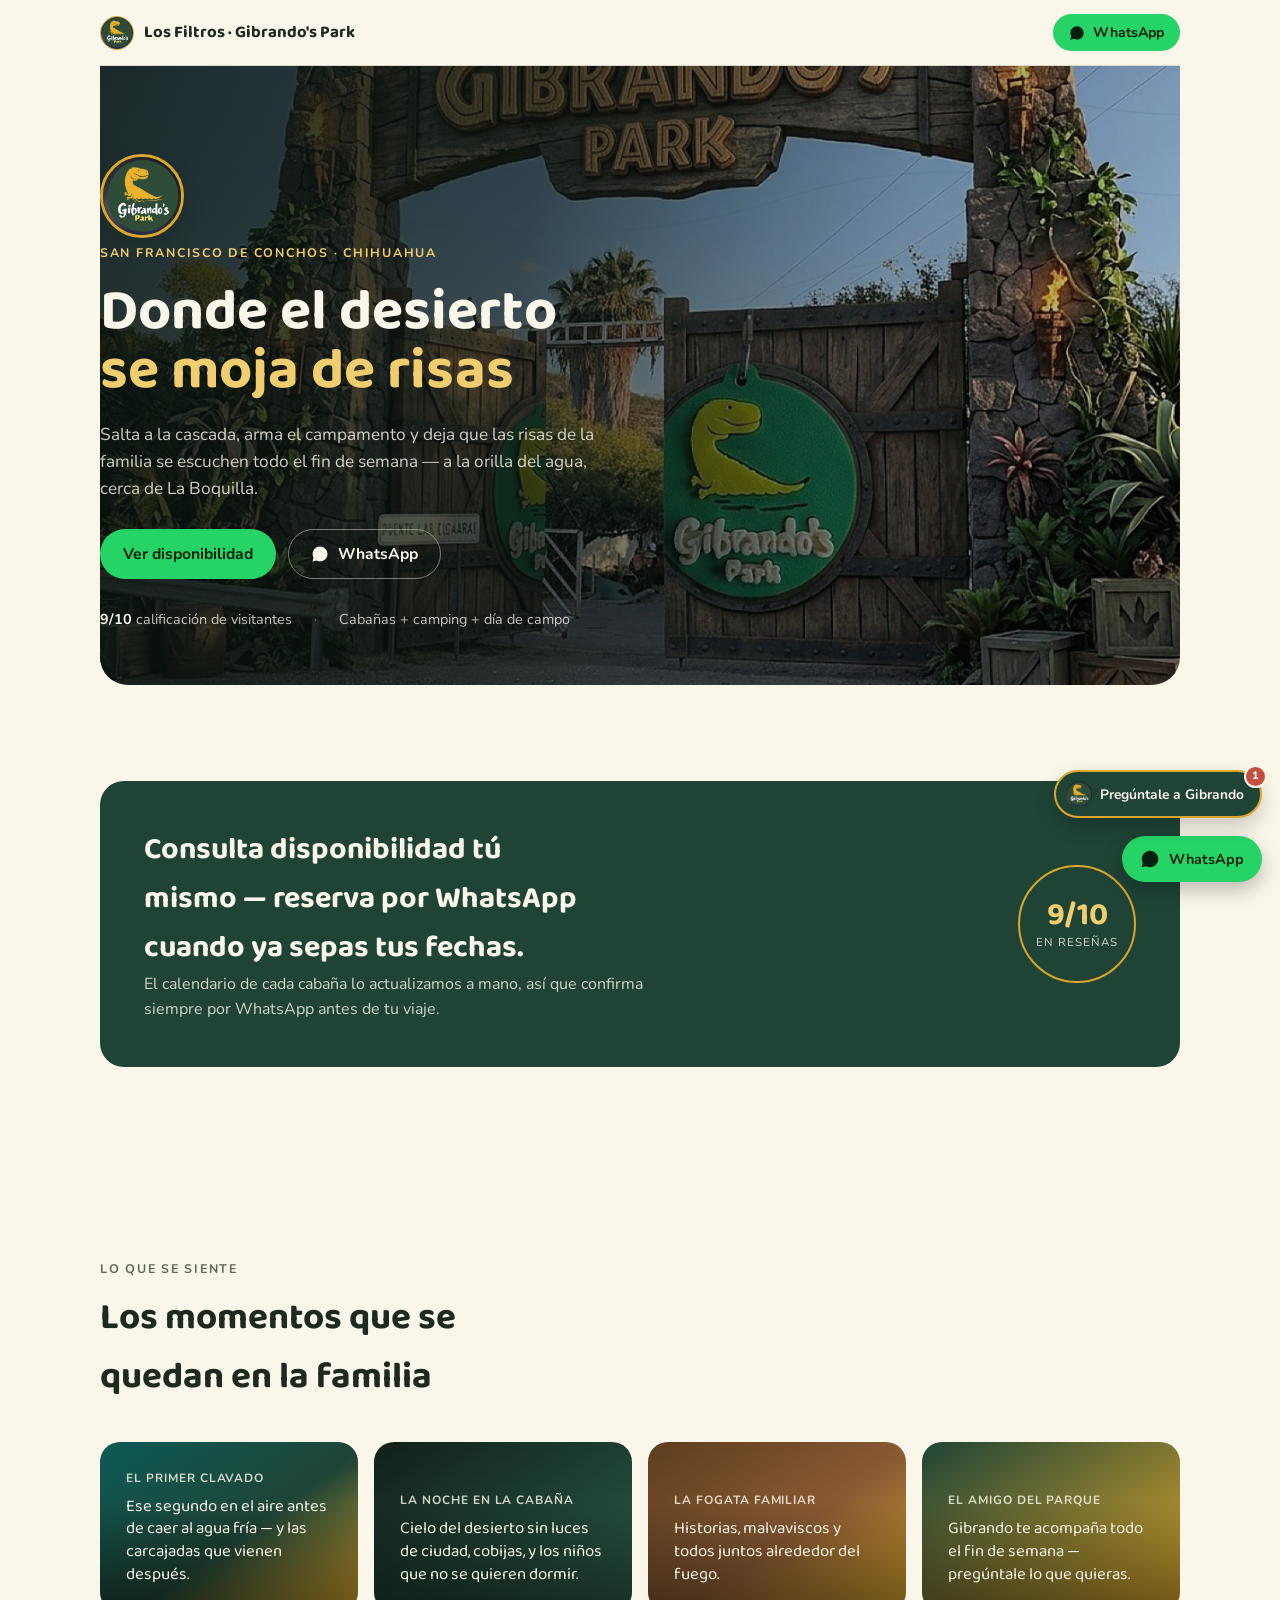
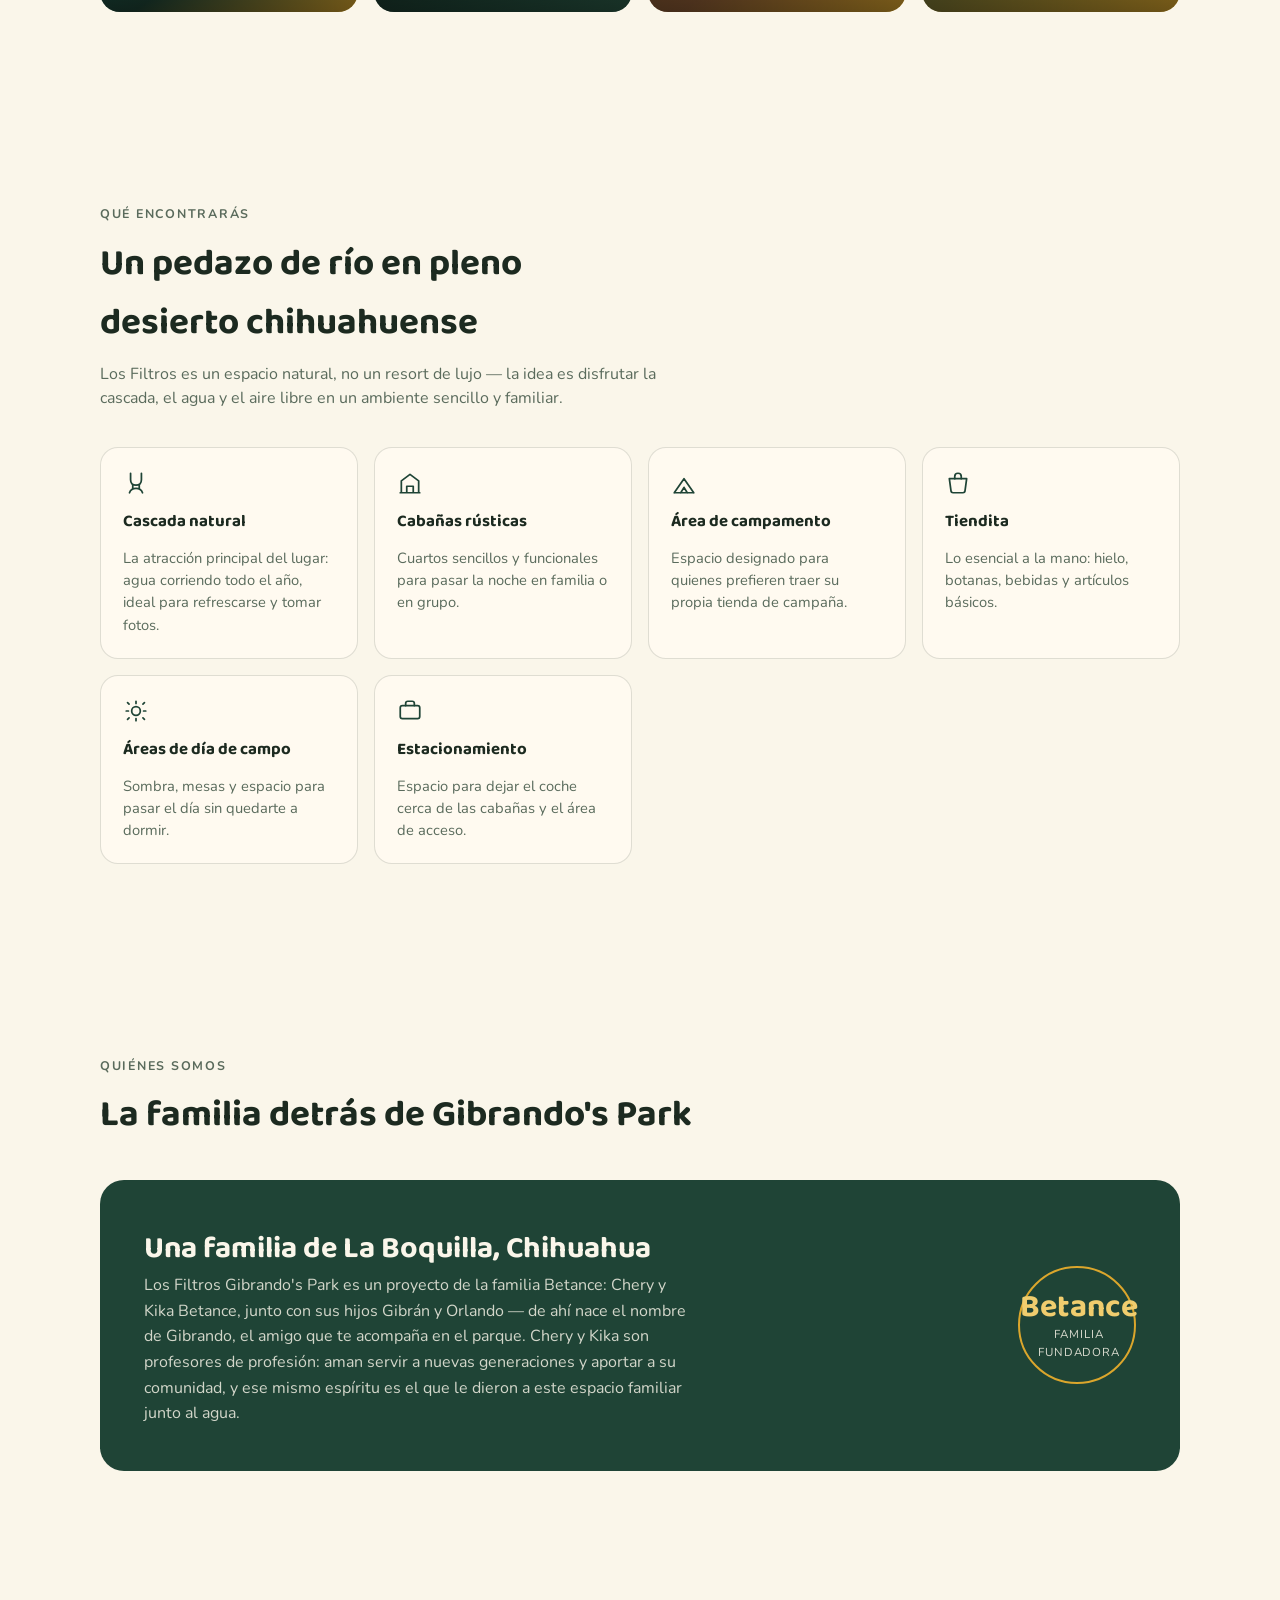
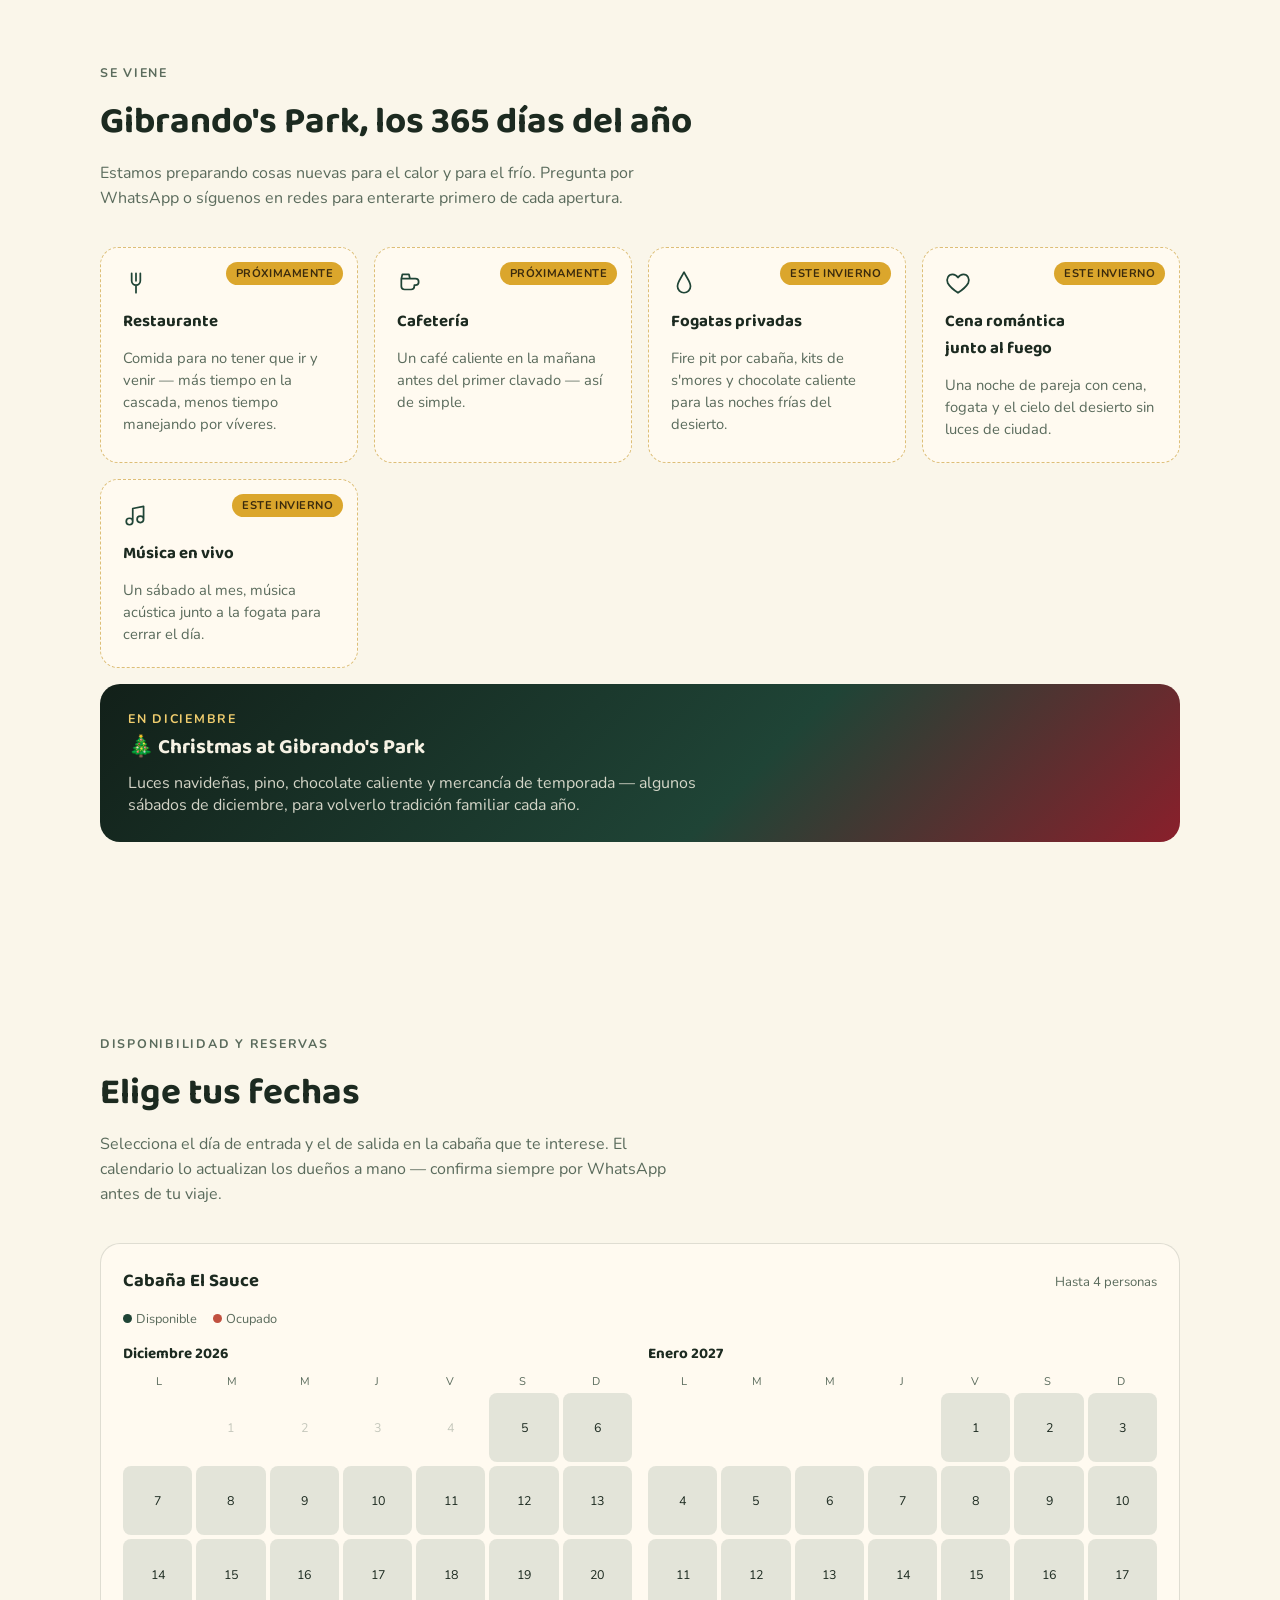
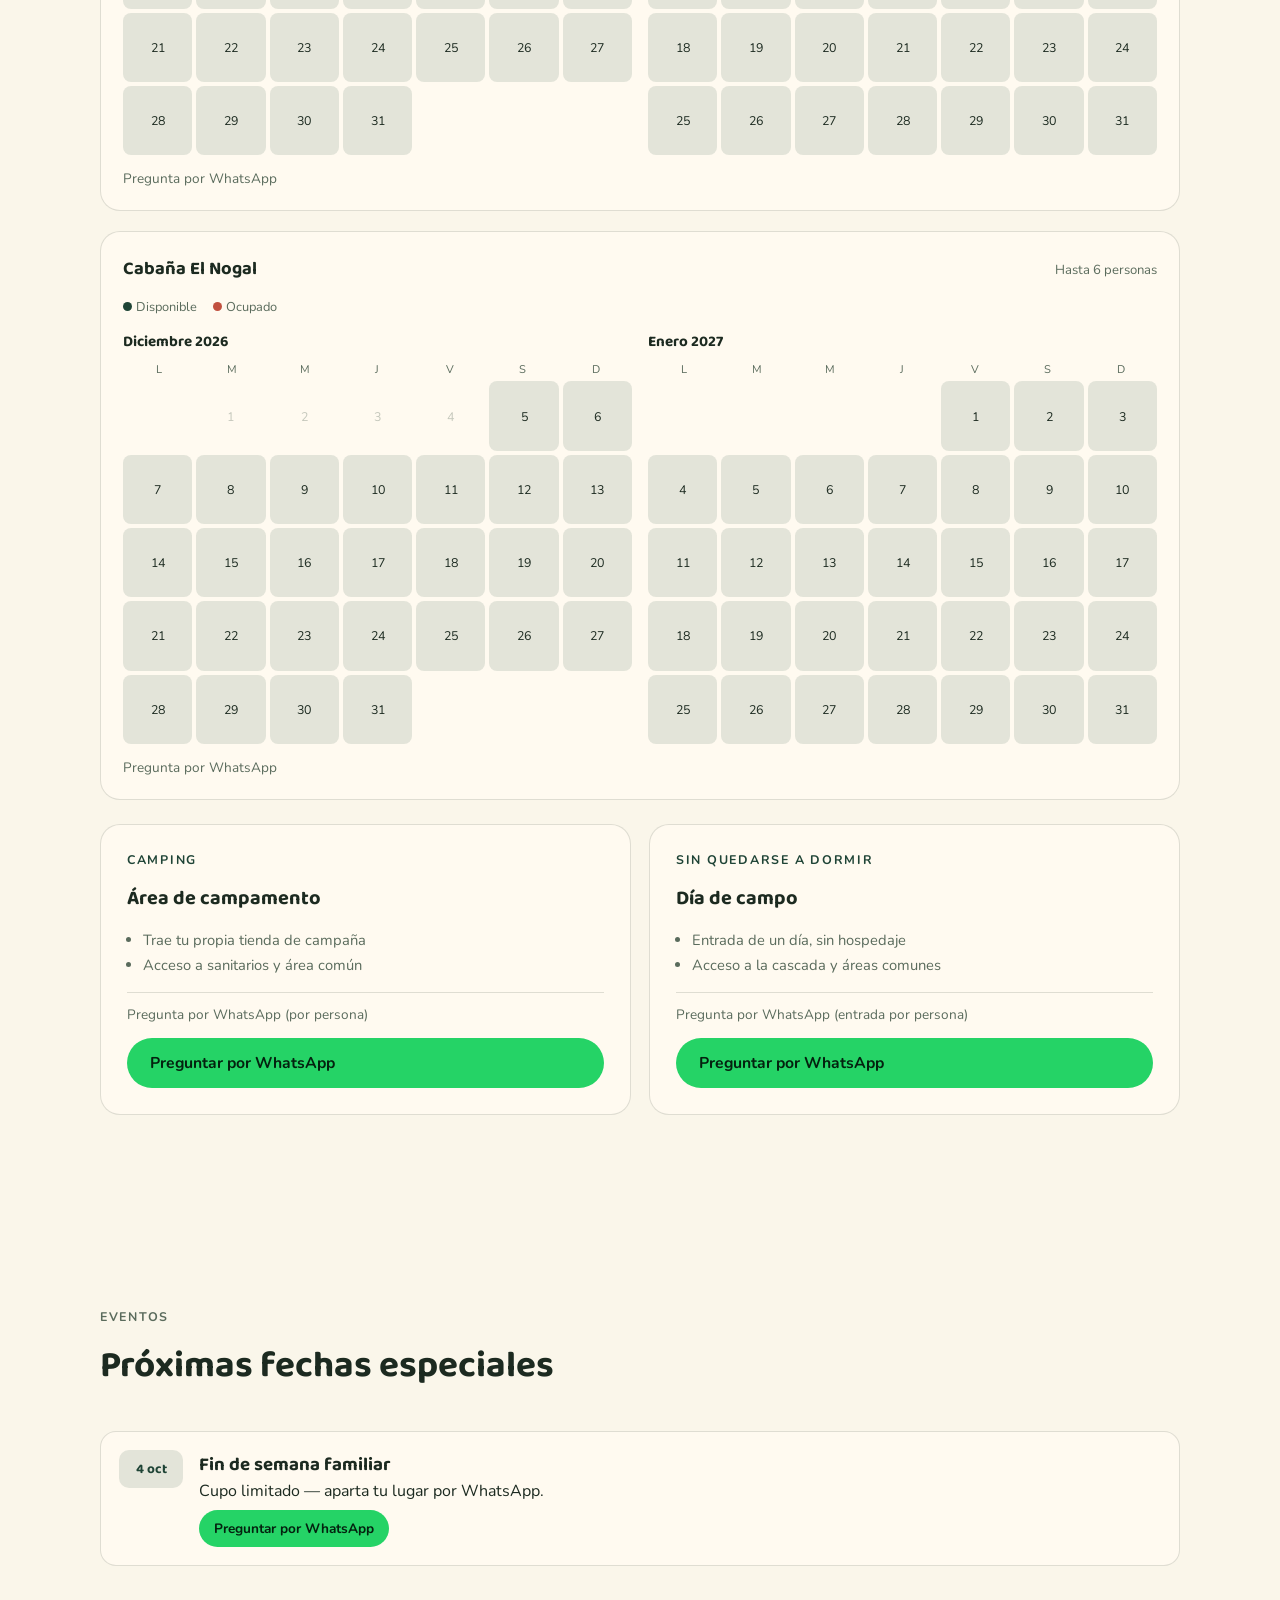
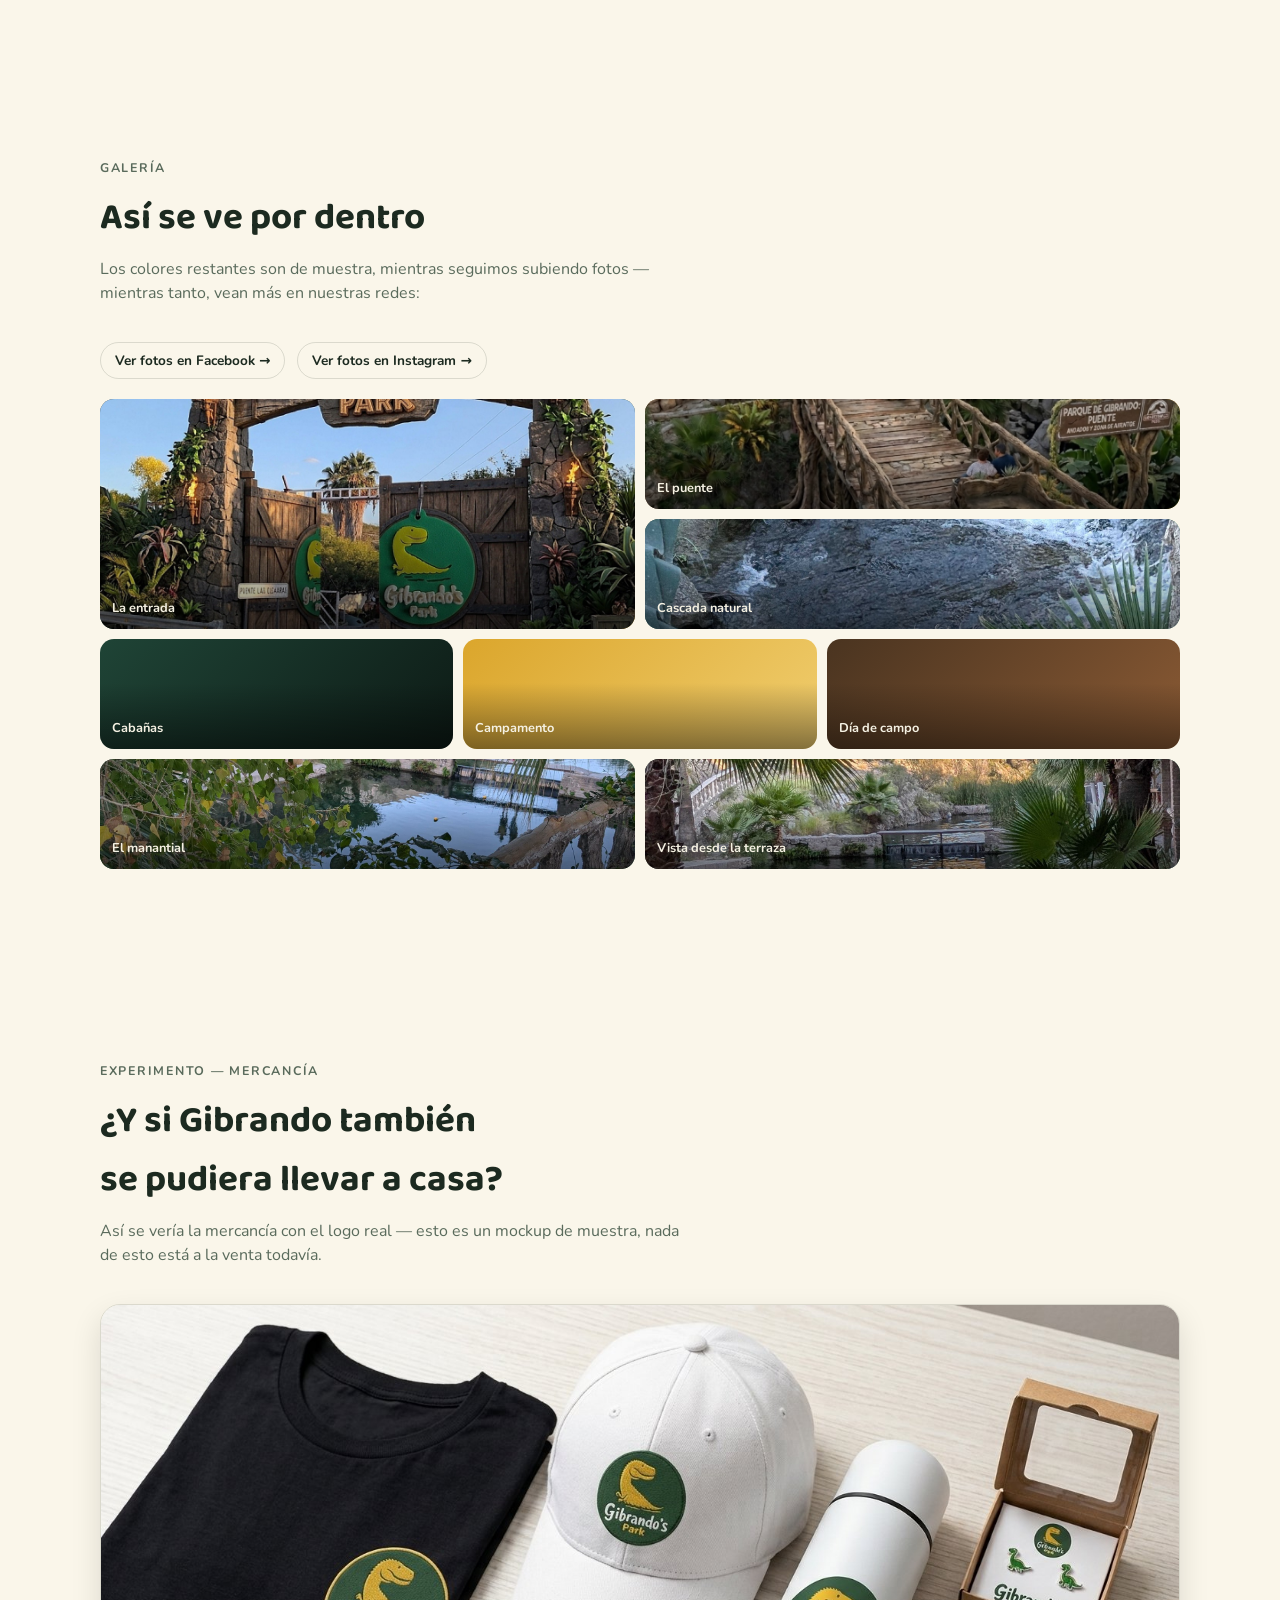
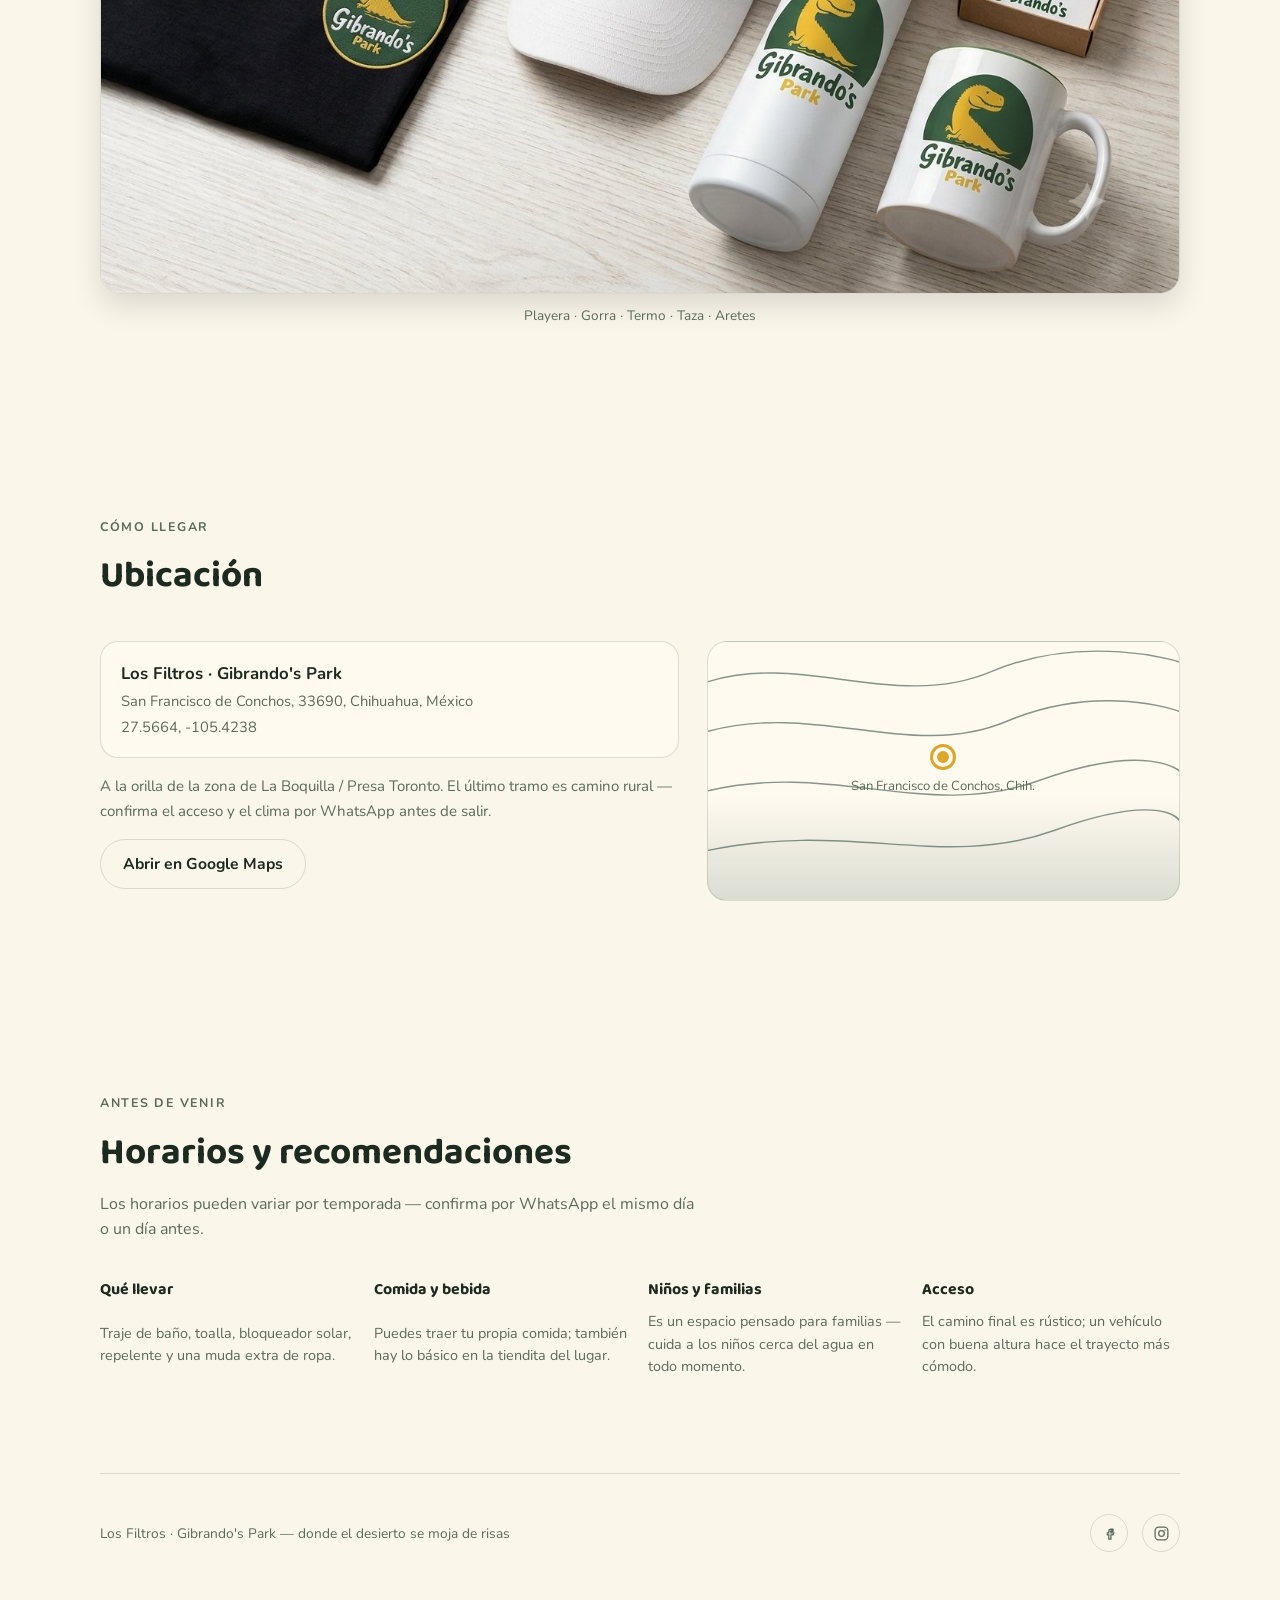
<file: index.html>
<!doctype html>
<html lang="es">
<head>
<meta charset="utf-8">
<meta name="viewport" content="width=device-width, initial-scale=1">
<title>Los Filtros Gibrando's Park</title>
<meta name="description" content="Donde el desierto se moja de risas: cascada natural, cabañas y camping en San Francisco de Conchos, Chihuahua. Consulta disponibilidad y reserva por WhatsApp.">
<link rel="preconnect" href="https://fonts.googleapis.com">
<link rel="preconnect" href="https://fonts.gstatic.com" crossorigin>
<link rel="stylesheet" href="https://fonts.googleapis.com/css2?family=Baloo+2:wght@500;600;700;800&family=Nunito:ital,wght@0,400;0,500;0,600;0,700;0,800;1,500&display=swap">
<link rel="stylesheet" href="styles.css">
<link rel="icon" href="logo.png">
</head>
<body>

<nav class="nav container">
  <div class="brand">
    <img class="brand-logo" src="logo.png" alt="Gibrando's Park" width="34" height="34">
    Los Filtros · Gibrando's Park
  </div>
  <a class="nav-cta" target="_blank" rel="noopener" data-whats-default="Hola, vi su página y quiero información sobre Los Filtros Gibrando's Park." href="#">
    <svg width="16" height="16" viewBox="0 0 24 24" fill="currentColor"><path d="M12.04 2C6.58 2 2.13 6.45 2.13 11.91c0 1.75.46 3.39 1.26 4.81L2 22l5.42-1.36a9.9 9.9 0 0 0 4.62 1.14h.01c5.46 0 9.9-4.45 9.9-9.91C21.96 6.45 17.5 2 12.04 2z"/></svg>
    WhatsApp
  </a>
</nav>

<header class="hero container">
  <img class="hero-bg" src="foto-entrada.jpg" alt="" loading="eager">
  <div class="hero-scrim"></div>
  <svg class="topo" viewBox="0 0 800 420" preserveAspectRatio="none">
    <g fill="none" stroke="var(--accent)" stroke-width="1">
      <path d="M-20 60 C 150 20, 300 100, 480 40 S 780 70, 860 20" opacity=".35"/>
      <path d="M-20 120 C 160 80, 320 160, 500 100 S 780 130, 860 80" opacity=".3"/>
      <path d="M-20 180 C 170 140, 340 220, 520 160 S 800 190, 860 140" opacity=".25"/>
      <path d="M-20 250 C 180 210, 350 290, 540 230 S 800 260, 860 210" opacity=".2"/>
      <path d="M-20 320 C 190 280, 360 360, 560 300 S 800 330, 860 280" opacity=".15"/>
    </g>
  </svg>
  <div class="hero-inner">
    <div class="hero-top">
      <img class="hero-logo" src="logo.png" alt="Logo de Gibrando's Park" width="84" height="84">
      <p class="eyebrow">San Francisco de Conchos · Chihuahua</p>
    </div>
    <h1>Donde el desierto <em>se moja de risas</em></h1>
    <p class="lede">Salta a la cascada, arma el campamento y deja que las risas de la familia se escuchen todo el fin de semana — a la orilla del agua, cerca de La Boquilla.</p>
    <div class="hero-actions">
      <a class="btn btn-whats" href="#hospedaje">Ver disponibilidad</a>
      <a class="btn btn-ghost" target="_blank" rel="noopener" data-whats-default="Hola, vi su página y quiero información sobre Los Filtros Gibrando's Park." href="#">
        <svg width="18" height="18" viewBox="0 0 24 24" fill="currentColor"><path d="M12.04 2C6.58 2 2.13 6.45 2.13 11.91c0 1.75.46 3.39 1.26 4.81L2 22l5.42-1.36a9.9 9.9 0 0 0 4.62 1.14h.01c5.46 0 9.9-4.45 9.9-9.91C21.96 6.45 17.5 2 12.04 2z"/></svg>
        WhatsApp
      </a>
    </div>
    <div class="stat-row">
      <span><b>9/10</b> calificación de visitantes</span>
      <span class="stat-dot">·</span>
      <span>Cabañas + camping + día de campo</span>
    </div>
  </div>
</header>

<section class="container" data-reveal>
  <div class="band">
    <div>
      <h2>Consulta disponibilidad tú mismo — reserva por WhatsApp cuando ya sepas tus fechas.</h2>
      <p>El calendario de cada cabaña lo actualizamos a mano, así que confirma siempre por WhatsApp antes de tu viaje.</p>
    </div>
    <div class="band-badge"><div><b>9/10</b><br><span>en reseñas</span></div></div>
  </div>
</section>

<section class="container" id="momentos" data-reveal>
  <div class="sec-head">
    <p class="eyebrow">Lo que se siente</p>
    <h2>Los momentos que se quedan en la familia</h2>
  </div>
  <div class="moments-grid">
    <div class="moment-card mc1"><span class="moment-tag">El primer clavado</span><p>Ese segundo en el aire antes de caer al agua fría — y las carcajadas que vienen después.</p></div>
    <div class="moment-card mc2"><span class="moment-tag">La noche en la cabaña</span><p>Cielo del desierto sin luces de ciudad, cobijas, y los niños que no se quieren dormir.</p></div>
    <div class="moment-card mc3"><span class="moment-tag">La fogata familiar</span><p>Historias, malvaviscos y todos juntos alrededor del fuego.</p></div>
    <div class="moment-card mc4"><span class="moment-tag">El amigo del parque</span><p>Gibrando te acompaña todo el fin de semana — pregúntale lo que quieras.</p></div>
  </div>
</section>

<section class="container" id="que-hay" data-reveal>
  <div class="sec-head">
    <p class="eyebrow">Qué encontrarás</p>
    <h2>Un pedazo de río en pleno desierto chihuahuense</h2>
    <p>Los Filtros es un espacio natural, no un resort de lujo — la idea es disfrutar la cascada, el agua y el aire libre en un ambiente sencillo y familiar.</p>
  </div>
  <div class="grid-cards">
    <div class="card"><svg width="26" height="26" viewBox="0 0 24 24" fill="none" stroke="currentColor" stroke-width="1.6" stroke-linecap="round" stroke-linejoin="round"><path d="M7 3v6c0 3 2 5 5 5s5-2 5-5V3"/><path d="M9 14v3M15 14v3M6 21c1-3 3-4 6-4s5 1 6 4"/></svg><h3>Cascada natural</h3><p>La atracción principal del lugar: agua corriendo todo el año, ideal para refrescarse y tomar fotos.</p></div>
    <div class="card"><svg width="26" height="26" viewBox="0 0 24 24" fill="none" stroke="currentColor" stroke-width="1.6" stroke-linecap="round" stroke-linejoin="round"><path d="M3 21h18M4 21V10l8-6 8 6v11M9 21v-6h6v6"/></svg><h3>Cabañas rústicas</h3><p>Cuartos sencillos y funcionales para pasar la noche en familia o en grupo.</p></div>
    <div class="card"><svg width="26" height="26" viewBox="0 0 24 24" fill="none" stroke="currentColor" stroke-width="1.6" stroke-linecap="round" stroke-linejoin="round"><path d="M3 21l9-13 9 13M3 21h18M9 21l3-5 3 5"/></svg><h3>Área de campamento</h3><p>Espacio designado para quienes prefieren traer su propia tienda de campaña.</p></div>
    <div class="card"><svg width="26" height="26" viewBox="0 0 24 24" fill="none" stroke="currentColor" stroke-width="1.6" stroke-linecap="round" stroke-linejoin="round"><path d="M4 8h16l-1.5 11a2 2 0 0 1-2 2H7.5a2 2 0 0 1-2-2L4 8Z"/><path d="M9 8V6a3 3 0 0 1 6 0v2"/></svg><h3>Tiendita</h3><p>Lo esencial a la mano: hielo, botanas, bebidas y artículos básicos.</p></div>
    <div class="card"><svg width="26" height="26" viewBox="0 0 24 24" fill="none" stroke="currentColor" stroke-width="1.6" stroke-linecap="round" stroke-linejoin="round"><circle cx="12" cy="12" r="4"/><path d="M12 3v2M12 19v2M4.2 4.2l1.4 1.4M18.4 18.4l1.4 1.4M3 12h2M19 12h2M4.2 19.8l1.4-1.4M18.4 5.6l1.4-1.4"/></svg><h3>Áreas de día de campo</h3><p>Sombra, mesas y espacio para pasar el día sin quedarte a dormir.</p></div>
    <div class="card"><svg width="26" height="26" viewBox="0 0 24 24" fill="none" stroke="currentColor" stroke-width="1.6" stroke-linecap="round" stroke-linejoin="round"><rect x="3" y="7" width="18" height="12" rx="2"/><path d="M8 7V5a2 2 0 0 1 2-2h4a2 2 0 0 1 2 2v2"/></svg><h3>Estacionamiento</h3><p>Espacio para dejar el coche cerca de las cabañas y el área de acceso.</p></div>
  </div>
</section>

<section class="container" id="historia" data-reveal>
  <div class="sec-head">
    <p class="eyebrow">Quiénes somos</p>
    <h2>La familia detrás de Gibrando's Park</h2>
  </div>
  <div class="band">
    <div>
      <h2>Una familia de La Boquilla, Chihuahua</h2>
      <p>Los Filtros Gibrando's Park es un proyecto de la familia Betance: Chery y Kika Betance, junto con sus hijos Gibrán y Orlando — de ahí nace el nombre de Gibrando, el amigo que te acompaña en el parque. Chery y Kika son profesores de profesión: aman servir a nuevas generaciones y aportar a su comunidad, y ese mismo espíritu es el que le dieron a este espacio familiar junto al agua.</p>
    </div>
    <div class="band-badge"><div><b>Betance</b><br><span>familia fundadora</span></div></div>
  </div>
</section>

<section class="container" id="proximamente" data-reveal>
  <div class="sec-head">
    <p class="eyebrow">Se viene</p>
    <h2>Gibrando's Park, los 365 días del año</h2>
    <p>Estamos preparando cosas nuevas para el calor y para el frío. Pregunta por WhatsApp o síguenos en redes para enterarte primero de cada apertura.</p>
  </div>
  <div class="grid-cards">
    <div class="card soon"><span class="soon-badge">Próximamente</span><svg width="26" height="26" viewBox="0 0 24 24" fill="none" stroke="currentColor" stroke-width="1.6" stroke-linecap="round" stroke-linejoin="round"><path d="M8 3v7M12 3v7M16 3v7M8 10a4 4 0 0 0 8 0M12 14v7"/></svg><h3>Restaurante</h3><p>Comida para no tener que ir y venir — más tiempo en la cascada, menos tiempo manejando por víveres.</p></div>
    <div class="card soon"><span class="soon-badge">Próximamente</span><svg width="26" height="26" viewBox="0 0 24 24" fill="none" stroke="currentColor" stroke-width="1.6" stroke-linecap="round" stroke-linejoin="round"><path d="M4 8h13a3 3 0 0 1 0 6h-1M4 8v7a3 3 0 0 0 3 3h6a3 3 0 0 0 3-3v-1M4 8l1-4h6l1 4"/></svg><h3>Cafetería</h3><p>Un café caliente en la mañana antes del primer clavado — así de simple.</p></div>
    <div class="card soon"><span class="soon-badge">Este invierno</span><svg width="26" height="26" viewBox="0 0 24 24" fill="none" stroke="currentColor" stroke-width="1.6" stroke-linecap="round" stroke-linejoin="round"><path d="M12 2C9 8 6 11 6 15a6 6 0 0 0 12 0c0-4-3-7-6-13Z"/></svg><h3>Fogatas privadas</h3><p>Fire pit por cabaña, kits de s'mores y chocolate caliente para las noches frías del desierto.</p></div>
    <div class="card soon"><span class="soon-badge">Este invierno</span><svg width="26" height="26" viewBox="0 0 24 24" fill="none" stroke="currentColor" stroke-width="1.6" stroke-linecap="round" stroke-linejoin="round"><path d="M12 21s-7-4.5-9.5-9C1 8 3 4 7 4c2 0 4 1.5 5 3 1-1.5 3-3 5-3 4 0 6 4 4.5 8-2.5 4.5-9.5 9-9.5 9Z"/></svg><h3>Cena romántica junto al fuego</h3><p>Una noche de pareja con cena, fogata y el cielo del desierto sin luces de ciudad.</p></div>
    <div class="card soon"><span class="soon-badge">Este invierno</span><svg width="26" height="26" viewBox="0 0 24 24" fill="none" stroke="currentColor" stroke-width="1.6" stroke-linecap="round" stroke-linejoin="round"><path d="M9 18V6l10-2v12M9 18a3 3 0 1 1-6 0 3 3 0 0 1 6 0Zm10-2a3 3 0 1 1-6 0 3 3 0 0 1 6 0Z"/></svg><h3>Música en vivo</h3><p>Un sábado al mes, música acústica junto a la fogata para cerrar el día.</p></div>
  </div>
  <div class="xmas-banner">
    <div>
      <p class="eyebrow" style="color:var(--dorado-2)">En diciembre</p>
      <h3>🎄 Christmas at Gibrando's Park</h3>
      <p>Luces navideñas, pino, chocolate caliente y mercancía de temporada — algunos sábados de diciembre, para volverlo tradición familiar cada año.</p>
    </div>
  </div>
</section>

<section class="container" id="hospedaje" data-reveal>
  <div class="sec-head">
    <p class="eyebrow">Disponibilidad y reservas</p>
    <h2>Elige tus fechas</h2>
    <p>Selecciona el día de entrada y el de salida en la cabaña que te interese. El calendario lo actualizan los dueños a mano — confirma siempre por WhatsApp antes de tu viaje.</p>
  </div>
  <div class="cabins-grid" id="cabins-root"><p class="events-empty">Cargando disponibilidad…</p></div>
  <div class="selection-bar" id="selection-bar" hidden></div>
  <div class="plans" style="margin-top:24px">
    <div class="plan">
      <p class="eyebrow">Camping</p><h3>Área de campamento</h3>
      <ul><li>Trae tu propia tienda de campaña</li><li>Acceso a sanitarios y área común</li></ul>
      <p class="price-note" id="camping-price">Pregunta por WhatsApp</p>
      <a class="btn btn-whats" id="camping-whats" target="_blank" rel="noopener" href="#">Preguntar por WhatsApp</a>
    </div>
    <div class="plan">
      <p class="eyebrow">Sin quedarse a dormir</p><h3>Día de campo</h3>
      <ul><li>Entrada de un día, sin hospedaje</li><li>Acceso a la cascada y áreas comunes</li></ul>
      <p class="price-note" id="dia-price">Pregunta por WhatsApp</p>
      <a class="btn btn-whats" id="dia-whats" target="_blank" rel="noopener" href="#">Preguntar por WhatsApp</a>
    </div>
  </div>
</section>

<section class="container" id="eventos" data-reveal>
  <div class="sec-head"><p class="eyebrow">Eventos</p><h2>Próximas fechas especiales</h2></div>
  <div class="events-list" id="events-root"></div>
</section>

<section class="container" id="galeria" data-reveal>
  <div class="sec-head"><p class="eyebrow">Galería</p><h2>Así se ve por dentro</h2>
  <p>Los colores restantes son de muestra, mientras seguimos subiendo fotos — mientras tanto, vean más en nuestras redes:</p></div>
  <div class="hero-actions" style="margin-bottom:20px;">
    <a class="btn btn-ghost btn-sm" target="_blank" rel="noopener" href="https://www.facebook.com/p/Los-Filtros-Gibrandos-Park-61568561129771/">Ver fotos en Facebook →</a>
    <a class="btn btn-ghost btn-sm" target="_blank" rel="noopener" href="https://www.instagram.com/explore/locations/468517866347408/los-filtros-gibrandos-park/">Ver fotos en Instagram →</a>
  </div>
  <div class="gallery">
    <div class="tile g1"><img class="tile-img" src="foto-entrada.jpg" alt="Entrada de Gibrando's Park" loading="lazy"><span>La entrada</span></div>
    <div class="tile g2"><img class="tile-img" src="foto-puente.jpg" alt="Puente y andador de Gibrando's Park" loading="lazy"><span>El puente</span></div>
    <div class="tile g3"><img class="tile-img" src="foto-cascada.jpg" alt="Cascada natural de Gibrando's Park" loading="lazy"><span>Cascada natural</span></div>
    <div class="tile g4"><span>Cabañas</span></div>
    <div class="tile g5"><span>Campamento</span></div>
    <div class="tile g6"><span>Día de campo</span></div>
    <div class="tile g7"><img class="tile-img" src="foto-manantial.jpg" alt="El manantial de Gibrando's Park" loading="lazy"><span>El manantial</span></div>
    <div class="tile g8"><img class="tile-img" src="foto-mirador.jpg" alt="Vista del agua desde la terraza" loading="lazy"><span>Vista desde la terraza</span></div>
  </div>
</section>

<section class="container" id="mercancia" data-reveal>
  <div class="sec-head">
    <p class="eyebrow">Experimento — mercancía</p>
    <h2>¿Y si Gibrando también se pudiera llevar a casa?</h2>
    <p>Así se vería la mercancía con el logo real — esto es un mockup de muestra, nada de esto está a la venta todavía.</p>
  </div>
  <img class="merch-photo" src="merch-mockup.jpg" alt="Playera, gorra, termo, taza y aretes con el logo de Gibrando's Park" loading="lazy">
  <p class="merch-caption">Playera · Gorra · Termo · Taza · Aretes</p>
</section>

<section class="container" id="llegar" data-reveal>
  <div class="sec-head"><p class="eyebrow">Cómo llegar</p><h2>Ubicación</h2></div>
  <div class="llegar">
    <div class="llegar-info">
      <div class="addr">
        <b>Los Filtros · Gibrando's Park</b>
        <span>San Francisco de Conchos, 33690, Chihuahua, México</span>
        <span>27.5664, -105.4238</span>
      </div>
      <p style="color:var(--ink-soft); line-height:1.6; font-size:.94rem;">A la orilla de la zona de La Boquilla / Presa Toronto. El último tramo es camino rural — confirma el acceso y el clima por WhatsApp antes de salir.</p>
      <a class="btn btn-ghost" style="justify-self:start;" target="_blank" rel="noopener" href="https://www.google.com/maps/place/Los+Filtros+Gibrando's+Park/@27.5664262,-105.4263572,17z/data=!3m1!4b1!4m6!3m5!1s0x8694c77ac877fc2d:0x63804036c4ee2f8c!8m2!3d27.5664215!4d-105.4237823">Abrir en Google Maps</a>
    </div>
    <div class="map-frame">
      <svg viewBox="0 0 300 260" preserveAspectRatio="none"><g fill="none" stroke="var(--accent)" stroke-width="1.4">
        <path d="M0 40 C 60 10, 120 70, 180 30 S 300 20, 300 20"/><path d="M0 90 C 70 60, 130 120, 190 80 S 300 70, 300 70"/>
        <path d="M0 150 C 80 120, 140 180, 210 140 S 300 130, 300 130"/><path d="M0 210 C 90 180, 150 230, 220 190 S 300 180, 300 180"/>
      </g></svg>
      <div class="pin"><div class="pin-dot"></div><span style="font-size:.82rem; color:var(--ink-soft);">San Francisco de Conchos, Chih.</span></div>
    </div>
  </div>
</section>

<section class="container" id="horarios" data-reveal>
  <div class="sec-head"><p class="eyebrow">Antes de venir</p><h2>Horarios y recomendaciones</h2><p>Los horarios pueden variar por temporada — confirma por WhatsApp el mismo día o un día antes.</p></div>
  <div class="rules">
    <div class="rule"><h3>Qué llevar</h3><p>Traje de baño, toalla, bloqueador solar, repelente y una muda extra de ropa.</p></div>
    <div class="rule"><h3>Comida y bebida</h3><p>Puedes traer tu propia comida; también hay lo básico en la tiendita del lugar.</p></div>
    <div class="rule"><h3>Niños y familias</h3><p>Es un espacio pensado para familias — cuida a los niños cerca del agua en todo momento.</p></div>
    <div class="rule"><h3>Acceso</h3><p>El camino final es rústico; un vehículo con buena altura hace el trayecto más cómodo.</p></div>
  </div>
</section>

<footer class="container">
  <span>Los Filtros · Gibrando's Park — donde el desierto se moja de risas</span>
  <div class="social">
    <a href="https://www.facebook.com/p/Los-Filtros-Gibrandos-Park-61568561129771/" target="_blank" rel="noopener" aria-label="Facebook"><svg width="17" height="17" viewBox="0 0 24 24" fill="none" stroke="currentColor" stroke-width="1.8"><path d="M14 9h3V6h-3c-1.7 0-3 1.3-3 3v2H9v3h2v6h3v-6h3l1-3h-4v-2c0-.6.4-1 1-1Z"/></svg></a>
    <a href="https://www.instagram.com/explore/locations/468517866347408/los-filtros-gibrandos-park/" target="_blank" rel="noopener" aria-label="Instagram"><svg width="17" height="17" viewBox="0 0 24 24" fill="none" stroke="currentColor" stroke-width="1.8"><rect x="3" y="3" width="18" height="18" rx="5"/><circle cx="12" cy="12" r="4"/><circle cx="17" cy="7" r="1" fill="currentColor" stroke="none"/></svg></a>
  </div>
</footer>

<a class="float-whats" target="_blank" rel="noopener" data-whats-default="Hola, vi su página y quiero información sobre Los Filtros Gibrando's Park." href="#">
  <svg width="20" height="20" viewBox="0 0 24 24" fill="currentColor"><path d="M12.04 2C6.58 2 2.13 6.45 2.13 11.91c0 1.75.46 3.39 1.26 4.81L2 22l5.42-1.36a9.9 9.9 0 0 0 4.62 1.14h.01c5.46 0 9.9-4.45 9.9-9.91C21.96 6.45 17.5 2 12.04 2z"/></svg>
  <span>WhatsApp</span>
</a>
<button type="button" class="chat-fab" id="dino-fab">
  <img class="chat-fab-logo" src="logo.png" alt="" width="26" height="26">
  <span>Pregúntale a Gibrando</span>
  <span class="chat-fab-badge" id="chat-fab-badge">1</span>
</button>
<div class="chat-panel" id="chat-panel" hidden>
  <div class="chat-head"><span><img class="chat-head-logo" src="logo.png" alt="" width="22" height="22">Gibrando — guía del parque</span><button type="button" id="chat-close" aria-label="Cerrar chat">✕</button></div>
  <div id="chat-body"></div>
  <div class="chat-quick" id="chat-quick"></div>
  <div class="chat-input-row"><input id="chat-input" type="text" placeholder="Escribe tu pregunta..."><button type="button" id="chat-send">Enviar</button></div>
  <div class="chat-foot-link"><a id="chat-whats" target="_blank" rel="noopener" href="#">Prefiero escribir por WhatsApp →</a></div>
</div>

<script src="common.js"></script>
<script src="site.js"></script>
</body>
</html>
</file>
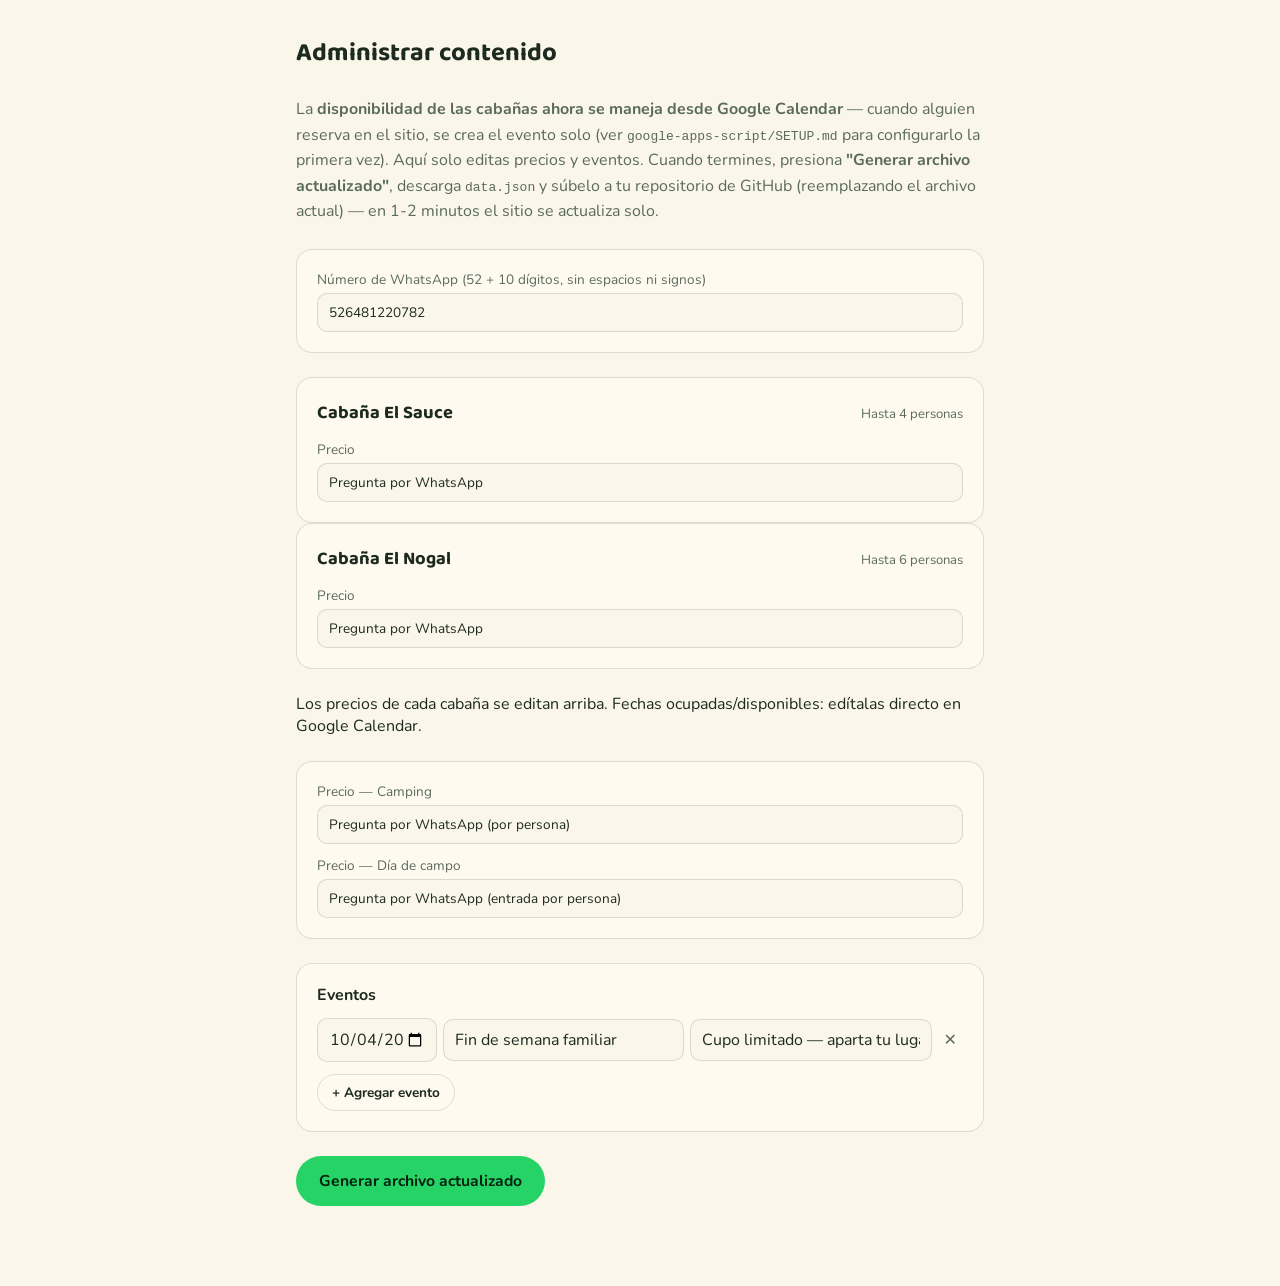
<file: admin.html>
<!doctype html>
<html lang="es">
<head>
<meta charset="utf-8">
<meta name="viewport" content="width=device-width, initial-scale=1">
<title>Administrar — Los Filtros Gibrando's Park</title>
<link rel="preconnect" href="https://fonts.googleapis.com">
<link rel="preconnect" href="https://fonts.gstatic.com" crossorigin>
<link rel="stylesheet" href="https://fonts.googleapis.com/css2?family=Baloo+2:wght@500;600;700;800&family=Nunito:ital,wght@0,400;0,500;0,600;0,700;0,800;1,500&display=swap">
<link rel="stylesheet" href="styles.css">
<link rel="icon" href="logo.png">
</head>
<body>
<div class="admin-wrap">
  <h1 style="font-size:1.6rem;">Administrar contenido</h1>
  <p style="color:var(--ink-soft); line-height:1.6;">
    La <b>disponibilidad de las cabañas ahora se maneja desde Google Calendar</b> — cuando alguien reserva
    en el sitio, se crea el evento solo (ver <code>google-apps-script/SETUP.md</code> para configurarlo la primera vez).
    Aquí solo editas precios y eventos. Cuando termines, presiona <b>"Generar archivo actualizado"</b>,
    descarga <code>data.json</code> y súbelo a tu repositorio de GitHub (reemplazando el archivo actual) —
    en 1-2 minutos el sitio se actualiza solo.
  </p>

  <div class="admin-card">
    <label>Número de WhatsApp (52 + 10 dígitos, sin espacios ni signos)<input id="f-whats"></label>
  </div>

  <div id="cabins-root"></div>
  <p class="admin-note">Los precios de cada cabaña se editan arriba. Fechas ocupadas/disponibles: edítalas directo en Google Calendar.</p>

  <div class="admin-card">
    <label>Precio — Camping<input id="f-camping"></label>
    <label>Precio — Día de campo<input id="f-diadecampo"></label>
  </div>

  <div class="admin-card">
    <b>Eventos</b>
    <div id="admin-events" style="display:grid; gap:8px;"></div>
    <button type="button" class="btn btn-ghost btn-sm" id="add-event" style="justify-self:start;">+ Agregar evento</button>
  </div>

  <div class="admin-actions">
    <button type="button" class="btn btn-whats" id="generate">Generar archivo actualizado</button>
    <a class="btn btn-ghost" id="download-link" hidden>Descargar data.json</a>
  </div>

  <div class="admin-card" id="result-box" hidden>
    <b>Listo.</b> Descarga el archivo de arriba y súbelo a GitHub (Add file → Upload files → reemplaza <code>data.json</code> → Commit), o copia el texto de abajo y pégalo editando el archivo directamente en github.com.
    <textarea id="json-out" class="json-out" readonly></textarea>
    <div class="admin-actions">
      <button type="button" class="btn btn-ghost btn-sm" id="copy-json">Copiar texto</button>
      <span id="copy-status" style="font-size:.85rem; color:var(--ink-soft);"></span>
    </div>
  </div>
</div>

<script src="common.js"></script>
<script src="admin.js"></script>
</body>
</html>
</file>
<file: styles.css>
:root{
  --bosque:#1f4436;
  --bosque-2:#2d5c48;
  --bosque-deep:#122019;
  --dorado:#dba62c;
  --dorado-2:#f0cd6e;
  --crema:#faf6ea;
  --crema-2:#f1e6c8;
  --whats:#25d366;
  --peligro:#c1503f;

  --bg: var(--crema);
  --surface: #fffaf0;
  --ink: #1c2a20;
  --ink-soft: #5a6b5c;
  --line: rgba(28,42,32,0.14);
  --accent: var(--bosque);
  --band-ink: var(--crema);
}
@media (prefers-color-scheme: dark){
  :root:not([data-theme="light"]){
    --bg: var(--bosque-deep); --surface:#1b3327;
    --ink:#f6f1dd; --ink-soft:#b9c9b8; --line: rgba(246,241,221,0.14);
    --accent: var(--dorado); --band-ink: var(--crema);
  }
}
:root[data-theme="dark"]{
  --bg: var(--bosque-deep); --surface:#1b3327;
  --ink:#f6f1dd; --ink-soft:#b9c9b8; --line: rgba(246,241,221,0.14);
  --accent: var(--dorado); --band-ink: var(--crema);
}

*{box-sizing:border-box;}
[hidden]{ display:none !important; }
html{scroll-behavior:smooth;}
body{
  margin:0; background:var(--bg); color:var(--ink);
  font-family:'Nunito',system-ui,-apple-system,'Segoe UI',sans-serif;
  -webkit-font-smoothing:antialiased;
  padding-inline: max(16px, calc((100vw - 1080px)/2));
}
h1,h2,h3{ font-family:'Baloo 2',system-ui,sans-serif; text-wrap:balance; margin:0; }
p{ margin:0; }
a{ color:inherit; }
button{ font-family:inherit; }
.container{ max-width:1080px; margin-inline:auto; }
.eyebrow{ font-size:.78rem; font-weight:700; letter-spacing:.14em; text-transform:uppercase; color:var(--accent); }
section{ padding-block: clamp(48px, 8vw, 96px); }

.nav{
  position:sticky; top:0; z-index:40;
  display:flex; align-items:center; justify-content:space-between; gap:12px;
  padding-block:14px;
  background:color-mix(in srgb, var(--bg) 88%, transparent);
  backdrop-filter:blur(8px);
  border-bottom:1px solid var(--line);
}
.brand{ display:flex; align-items:center; gap:10px; font-family:'Baloo 2',sans-serif; font-weight:700; font-size:1.05rem; }
.brand-logo{ width:34px; height:34px; border-radius:50%; object-fit:cover; flex:none; border:1.5px solid var(--dorado); }
.hero-logo{ width:clamp(64px,7vw,84px); height:clamp(64px,7vw,84px); border-radius:50%; object-fit:cover; border:3px solid var(--dorado); box-shadow:0 8px 18px rgba(18,32,25,.24); }
.nav-cta{ display:inline-flex; align-items:center; gap:8px; background:var(--whats); color:#04210f; font-weight:700; font-size:.88rem; padding:9px 16px; border-radius:100px; text-decoration:none; white-space:nowrap; }

.hero{ position:relative; padding-block: clamp(40px,9vw,88px) clamp(32px,6vw,56px); overflow:hidden; border-radius:0 0 28px 28px; min-height:440px; display:flex; align-items:center; }
.hero-bg{ position:absolute; inset:0; width:100%; height:100%; object-fit:cover; z-index:0; }
.hero-scrim{ position:absolute; inset:0; z-index:0; background:linear-gradient(105deg, rgba(10,20,15,.88) 0%, rgba(10,20,15,.72) 38%, rgba(10,20,15,.35) 68%, rgba(10,20,15,.15) 100%); }
.topo{ position:absolute; inset:0; opacity:.25; pointer-events:none; z-index:0; }
.hero-inner{ position:relative; z-index:1; display:grid; gap:22px; max-width:640px; }
.hero-top .eyebrow{ color:var(--dorado-2); }
.hero h1{ font-size:clamp(2.3rem, 6vw, 3.6rem); line-height:1.02; color:var(--crema); }
.hero h1 em{ font-style:normal; color:var(--dorado-2); }
.hero p.lede{ font-size:1.08rem; color:color-mix(in srgb, var(--crema) 82%, transparent); max-width:52ch; line-height:1.55; }
.hero .stat-row{ color:color-mix(in srgb, var(--crema) 78%, transparent); }
.hero .stat-row b{ color:var(--crema); }
.hero .btn-ghost{ border-color:color-mix(in srgb, var(--crema) 45%, transparent); color:var(--crema); }
.hero-actions{ display:flex; flex-wrap:wrap; gap:12px; margin-top:4px; }
.btn{ display:inline-flex; align-items:center; gap:9px; padding:13px 22px; border-radius:100px; font-weight:700; font-size:.98rem; text-decoration:none; border:1px solid transparent; cursor:pointer; }
.btn-whats{ background:var(--whats); color:#04210f; }
.btn-ghost{ background:transparent; border-color:var(--line); color:var(--ink); }
.btn-sm{ padding:8px 14px; font-size:.85rem; }
.btn svg{ flex:none; }
.stat-row{ display:flex; flex-wrap:wrap; gap:22px; margin-top:8px; font-size:.9rem; color:var(--ink-soft); }
.stat-row b{ color:var(--ink); font-variant-numeric:tabular-nums; }
.stat-dot{ opacity:.5; }

.band{ background:var(--bosque); color:var(--band-ink); border-radius:24px; padding:clamp(28px,5vw,44px); display:grid; gap:18px; grid-template-columns:1.3fr 1fr; align-items:center; }
.band h2{ font-size:clamp(1.4rem,3vw,1.9rem); color:var(--band-ink); }
.band p{ color:color-mix(in srgb, var(--band-ink) 82%, transparent); line-height:1.6; }
.band-badge{ justify-self:end; display:grid; place-items:center; width:118px; height:118px; border-radius:50%; border:2px solid var(--dorado); text-align:center; line-height:1.1; }
.band-badge b{ font-size:2rem; font-family:'Baloo 2',sans-serif; color:var(--dorado-2); }
.band-badge span{ font-size:.72rem; letter-spacing:.08em; text-transform:uppercase; opacity:.85; }
@media (max-width:720px){ .band{ grid-template-columns:1fr; } .band-badge{ justify-self:start; } }

.sec-head{ display:grid; gap:10px; margin-bottom:clamp(24px,4vw,36px); max-width:60ch; }
.sec-head h2{ font-size:clamp(1.6rem,3.4vw,2.3rem); }
.sec-head p{ color:var(--ink-soft); line-height:1.55; }

.grid-cards{ display:grid; grid-template-columns:repeat(auto-fit,minmax(230px,1fr)); gap:16px; }
.card{ background:var(--surface); border:1px solid var(--line); border-radius:18px; padding:22px; display:grid; gap:12px; align-content:start; position:relative; }
.card.soon{ border-style:dashed; border-color:color-mix(in srgb, var(--dorado) 55%, var(--line)); }
.soon-badge{ position:absolute; top:14px; right:14px; background:var(--dorado); color:#3a2a0d; font-size:.7rem; font-weight:700; letter-spacing:.04em; text-transform:uppercase; padding:4px 10px; border-radius:100px; }
.xmas-banner{ margin-top:16px; background:linear-gradient(135deg,#122019,#1f4436 60%,#8a1f2b); border-radius:20px; padding:26px 28px; color:#f5f1e3; }
.xmas-banner h3{ font-size:1.3rem; margin:4px 0 8px; }
.xmas-banner p{ color:color-mix(in srgb, #f5f1e3 85%, transparent); max-width:60ch; }
.card svg{ color:var(--accent); }
.card h3{ font-size:1.05rem; }
.card p{ color:var(--ink-soft); font-size:.92rem; line-height:1.5; }

.gallery-note{ display:inline-flex; align-items:center; gap:8px; font-size:.82rem; color:var(--ink-soft); border:1px dashed var(--line); padding:8px 14px; border-radius:100px; margin-bottom:20px; }
.gallery{ display:grid; grid-template-columns:repeat(6,1fr); grid-auto-rows:110px; gap:10px; }
.tile{ position:relative; border-radius:14px; overflow:hidden; display:flex; align-items:flex-end; padding:12px; color:#f5f1e3; font-size:.8rem; font-weight:700; }
.tile::after{ content:""; position:absolute; inset:0; background:linear-gradient(to top, rgba(0,0,0,.45), transparent 60%); }
.tile span{ position:relative; z-index:1; }
.tile-img{ position:absolute; inset:0; width:100%; height:100%; object-fit:cover; }
.tile.g1{ grid-column:span 3; grid-row:span 2; background: radial-gradient(120% 100% at 30% 0%, rgba(255,255,255,.2), transparent 60%), linear-gradient(160deg,#122019,#1f4436 40%,#2d5c48 72%,#dba62c); }
.tile.g2{ grid-column:span 3; grid-row:span 1; background:linear-gradient(135deg,#5c3d1e,#8a5a34 60%,#dba62c); }
.tile.g3{ grid-column:span 3; grid-row:span 1; background:linear-gradient(135deg,#16332a,#2d5c48 65%,#6fae8e); }
.tile.g4{ grid-column:span 2; grid-row:span 1; background:linear-gradient(135deg,#1f4436,#0d1a15); }
.tile.g5{ grid-column:span 2; grid-row:span 1; background:linear-gradient(135deg,#dba62c,#f0cd6e); }
.tile.g6{ grid-column:span 2; grid-row:span 1; background:linear-gradient(135deg,#4a3420,#8a5a34); }
.tile.g7{ grid-column:span 3; grid-row:span 1; background:linear-gradient(135deg,#16332a,#2d5c48 65%,#6fae8e); }
.tile.g8{ grid-column:span 3; grid-row:span 1; background:linear-gradient(135deg,#122019,#1f4436 40%,#2d5c48 72%); }
@media (max-width:720px){ .gallery{ grid-template-columns:repeat(2,1fr); grid-auto-rows:120px; } .tile.g1{ grid-column:span 2; grid-row:span 2; } .tile.g2,.tile.g3,.tile.g4,.tile.g5,.tile.g6,.tile.g7,.tile.g8{ grid-column:span 1; grid-row:span 1; } }

.moments-grid{ display:grid; grid-template-columns:repeat(auto-fit,minmax(240px,1fr)); gap:16px; }
.moment-card{ border-radius:20px; padding:26px; min-height:170px; display:grid; align-content:end; gap:10px; color:#f5f1e3; position:relative; overflow:hidden; }
.moment-card p{ font-family:'Baloo 2',sans-serif; font-size:1.05rem; line-height:1.35; position:relative; z-index:1; }
.moment-tag{ font-size:.75rem; font-weight:700; letter-spacing:.08em; text-transform:uppercase; opacity:.85; position:relative; z-index:1; }
.moment-card::after{ content:""; position:absolute; inset:0; background:linear-gradient(to top, rgba(0,0,0,.5), transparent 65%); }
.mc1{ background:linear-gradient(145deg,#0c5a56,#1f4436 55%,#dba62c); }
.mc2{ background:linear-gradient(145deg,#122019,#1f4436 60%,#2d5c48); }
.mc3{ background:linear-gradient(145deg,#5c3d1e,#8a5a34 55%,#dba62c); }
.mc4{ background:linear-gradient(145deg,#1f4436,#dba62c); }

.plans{ display:grid; grid-template-columns:repeat(auto-fit,minmax(250px,1fr)); gap:18px; }
.plan{ background:var(--surface); border:1px solid var(--line); border-radius:20px; padding:26px; display:grid; gap:14px; align-content:start; }
.plan h3{ font-size:1.25rem; }
.plan ul{ margin:0; padding-left:1.1em; color:var(--ink-soft); font-size:.92rem; line-height:1.7; }
.plan .price-note{ font-size:.85rem; color:var(--ink-soft); border-top:1px solid var(--line); padding-top:12px; }

.cabins-grid{ display:grid; gap:20px; }
.cabin-card{ background:var(--surface); border:1px solid var(--line); border-radius:20px; padding:22px; display:grid; gap:14px; }
.cabin-head{ display:flex; justify-content:space-between; align-items:baseline; gap:10px; flex-wrap:wrap; }
.cabin-head h3{ font-size:1.15rem; }
.cabin-cap{ font-size:.82rem; color:var(--ink-soft); }
.cal-legend{ display:flex; gap:16px; font-size:.8rem; color:var(--ink-soft); align-items:center; }
.dot{ display:inline-block; width:9px; height:9px; border-radius:50%; margin-right:4px; }
.dot-free{ background:var(--accent); }
.dot-blocked{ background:var(--peligro); }
.cal-two-months{ display:grid; grid-template-columns:1fr 1fr; gap:16px; }
@media (max-width:560px){ .cal-two-months{ grid-template-columns:1fr; } }
.cal-month-head{ font-family:'Baloo 2',sans-serif; font-weight:700; font-size:.95rem; margin-bottom:8px; text-transform:capitalize; }
.cal-weekdays{ display:grid; grid-template-columns:repeat(7,1fr); font-size:.7rem; color:var(--ink-soft); text-align:center; margin-bottom:4px; }
.cal-grid{ display:grid; grid-template-columns:repeat(7,1fr); gap:4px; }
.cal-day{ aspect-ratio:1; border-radius:8px; border:1px solid transparent; background:none; font:inherit; font-size:.78rem; cursor:pointer; color:var(--ink); }
.cal-day--empty{ visibility:hidden; cursor:default; }
.cal-day--past{ color:var(--ink-soft); opacity:.35; cursor:default; }
.cal-day--free{ background:color-mix(in srgb, var(--accent) 12%, transparent); }
.cal-day--free:hover{ background:color-mix(in srgb, var(--accent) 22%, transparent); }
.cal-day--blocked{ background:color-mix(in srgb, var(--peligro) 16%, transparent); color:var(--peligro); cursor:not-allowed; }
.cal-day--sel{ background:var(--accent); color:var(--band-ink); font-weight:700; }
.editing .cal-day--free, .editing .cal-day--blocked{ outline:1px dashed var(--dorado); }
.price-note{ font-size:.85rem; color:var(--ink-soft); }

.selection-bar{ position:sticky; bottom:12px; margin-top:16px; background:var(--bosque); color:var(--crema); border-radius:16px; padding:14px 18px; display:flex; flex-wrap:wrap; gap:12px; align-items:center; justify-content:space-between; }
.book-form{ display:grid; gap:10px; width:100%; }
.book-form-row{ display:flex; flex-wrap:wrap; gap:8px; align-items:center; }
.book-input{ flex:1; min-width:140px; font:inherit; padding:9px 14px; border-radius:100px; border:1px solid color-mix(in srgb, var(--crema) 40%, transparent); background:color-mix(in srgb, var(--crema) 12%, transparent); color:var(--crema); }
.book-input::placeholder{ color:color-mix(in srgb, var(--crema) 65%, transparent); }
.book-status{ font-size:.82rem; }

.events-list{ display:grid; gap:14px; }
.event-card{ display:flex; gap:16px; background:var(--surface); border:1px solid var(--line); border-radius:16px; padding:18px; align-items:flex-start; }
.event-date{ flex:none; width:64px; text-align:center; font-family:'Baloo 2',sans-serif; font-weight:700; color:var(--accent); background:color-mix(in srgb, var(--accent) 12%, transparent); border-radius:10px; padding:8px 4px; font-size:.85rem; }
.events-empty{ color:var(--ink-soft); }

.merch-grid{ display:grid; grid-template-columns:repeat(auto-fit,minmax(150px,1fr)); gap:16px; }
.merch-card{ background:var(--surface); border:1px solid var(--line); border-radius:18px; padding:14px; display:grid; gap:8px; justify-items:center; text-align:center; }
.merch-art{ width:100%; max-width:160px; aspect-ratio:1; }
.merch-card h3{ font-size:.95rem; }
.merch-photo{ width:100%; border-radius:20px; border:1px solid var(--line); box-shadow:0 12px 30px rgba(0,0,0,.12); display:block; }
.merch-caption{ text-align:center; margin-top:12px; font-size:.85rem; color:var(--ink-soft); }

.llegar{ display:grid; grid-template-columns:1.1fr .9fr; gap:28px; align-items:stretch; }
.llegar-info{ display:grid; gap:16px; align-content:start; }
.addr{ background:var(--surface); border:1px solid var(--line); border-radius:18px; padding:20px; display:grid; gap:6px; }
.addr b{ font-size:1.05rem; }
.addr span{ color:var(--ink-soft); font-size:.92rem; font-variant-numeric:tabular-nums; }
.map-frame{ border-radius:20px; border:1px solid var(--line); background: linear-gradient(180deg, transparent 60%, rgba(31,68,54,.16)), var(--surface); min-height:260px; position:relative; overflow:hidden; display:grid; place-items:center; }
.map-frame svg{ position:absolute; inset:0; width:100%; height:100%; opacity:.55; }
.pin{ position:relative; display:grid; place-items:center; gap:10px; text-align:center; }
.pin-dot{ width:20px; height:20px; border-radius:50%; background:var(--dorado); border:4px solid var(--surface); box-shadow:0 0 0 3px var(--dorado); }
@media (max-width:820px){ .llegar{ grid-template-columns:1fr; } }

.rules{ display:grid; grid-template-columns:repeat(auto-fit,minmax(220px,1fr)); gap:16px; }
.rule{ display:grid; gap:8px; }
.rule h3{ font-size:1rem; }
.rule p{ color:var(--ink-soft); font-size:.9rem; line-height:1.55; }

footer{ padding-block:40px 90px; border-top:1px solid var(--line); display:flex; flex-wrap:wrap; gap:18px; justify-content:space-between; align-items:center; color:var(--ink-soft); font-size:.86rem; }
.social{ display:flex; gap:14px; align-items:center; }
.social a{ display:inline-flex; align-items:center; justify-content:center; width:38px; height:38px; border-radius:50%; border:1px solid var(--line); text-decoration:none; }

.float-whats{ position:fixed; right:18px; bottom:18px; z-index:50; display:inline-flex; align-items:center; gap:9px; background:var(--whats); color:#04210f; padding:13px 18px; border-radius:100px; font-weight:700; font-size:.9rem; text-decoration:none; box-shadow:0 8px 20px rgba(0,0,0,.25); }
@media (max-width:520px){ .float-whats span{ display:none; } .float-whats{ padding:14px; } }

.chat-fab{ position:fixed; right:18px; bottom:82px; z-index:50; background:var(--bosque); color:var(--crema); border:2px solid var(--dorado); border-radius:100px; padding:9px 16px 9px 10px; font-weight:700; font-size:.86rem; display:inline-flex; align-items:center; gap:8px; cursor:pointer; box-shadow:0 8px 20px rgba(0,0,0,.2); }
.chat-fab-logo{ width:26px; height:26px; border-radius:50%; object-fit:cover; flex-shrink:0; background:var(--crema); }
.chat-fab-badge{ position:absolute; top:-5px; right:-5px; background:var(--peligro); color:#fff; font-size:.68rem; font-weight:800; line-height:1; min-width:19px; height:19px; border-radius:100px; display:flex; align-items:center; justify-content:center; padding:0 4px; box-shadow:0 0 0 2px var(--bg); }
@media (prefers-reduced-motion:no-preference){
  .chat-fab{ animation: dino-bounce 3.2s ease-in-out infinite; }
  .chat-fab:hover{ animation-play-state:paused; }
  @keyframes dino-bounce{ 0%,80%,100%{ transform:translateY(0); } 88%{ transform:translateY(-6px); } 94%{ transform:translateY(0); } }
}
@media (max-width:520px){ .chat-fab span{ display:none; } .chat-fab{ padding:9px; } }
.chat-panel{ position:fixed; right:18px; bottom:150px; z-index:55; width:min(340px,88vw); max-height:min(60vh,520px); background:var(--surface); border:1px solid var(--line); border-radius:18px; box-shadow:0 16px 40px rgba(0,0,0,.25); display:flex; flex-direction:column; overflow:hidden; }
.chat-head{ background:var(--bosque); color:var(--crema); padding:12px 16px; display:flex; justify-content:space-between; align-items:center; font-weight:700; font-family:'Baloo 2',sans-serif; }
.chat-head span{ display:inline-flex; align-items:center; gap:8px; }
.chat-head-logo{ width:22px; height:22px; border-radius:50%; object-fit:cover; }
.chat-head button{ background:none; border:none; color:var(--crema); font-size:1.1rem; cursor:pointer; }
#chat-body{ flex:1; overflow-y:auto; padding:14px; display:grid; gap:8px; align-content:start; }
.chat-msg{ padding:9px 12px; border-radius:12px; font-size:.86rem; line-height:1.4; max-width:85%; }
.chat-msg--bot{ background:color-mix(in srgb, var(--accent) 10%, transparent); }
.chat-msg--user{ background:var(--dorado); color:#3a2a0d; margin-left:auto; }
.chat-quick{ display:flex; flex-wrap:wrap; gap:6px; padding:0 14px 10px; }
.chat-quick button{ font-size:.75rem; padding:6px 10px; border-radius:100px; border:1px solid var(--line); background:var(--bg); cursor:pointer; color:var(--ink); }
.chat-input-row{ display:flex; gap:8px; padding:10px; border-top:1px solid var(--line); }
.chat-input-row input{ flex:1; font:inherit; padding:9px 11px; border-radius:100px; border:1px solid var(--line); background:var(--bg); color:var(--ink); }
.chat-input-row button{ background:var(--bosque); color:var(--crema); border:none; border-radius:100px; padding:9px 16px; font-weight:700; cursor:pointer; }
.chat-foot-link{ text-align:center; font-size:.78rem; padding:0 14px 12px; }

[data-reveal]{ opacity:1; transform:none; transition:opacity .5s ease, transform .5s ease; }
@media (prefers-reduced-motion:no-preference){ [data-reveal]{ opacity:0; transform:translateY(14px); } [data-reveal].is-in{ opacity:1; transform:none; } }

/* admin.html specific */
.admin-wrap{ max-width:720px; margin:0 auto; padding:32px 16px 80px; display:grid; gap:24px; }
.admin-card{ background:var(--surface); border:1px solid var(--line); border-radius:16px; padding:20px; display:grid; gap:12px; }
.admin-card label{ display:grid; gap:4px; font-size:.85rem; color:var(--ink-soft); }
.admin-card input, .admin-card textarea{ font:inherit; padding:9px 11px; border-radius:10px; border:1px solid var(--line); background:var(--bg); color:var(--ink); width:100%; }
.admin-event-row{ display:grid; grid-template-columns:120px 1fr 1fr auto; gap:6px; align-items:center; }
.admin-event-row button{ border:none; background:none; color:var(--ink-soft); cursor:pointer; font-size:1rem; }
.admin-actions{ display:flex; gap:10px; flex-wrap:wrap; }
.json-out{ width:100%; min-height:220px; font-family:ui-monospace,monospace; font-size:.78rem; }
</file>
